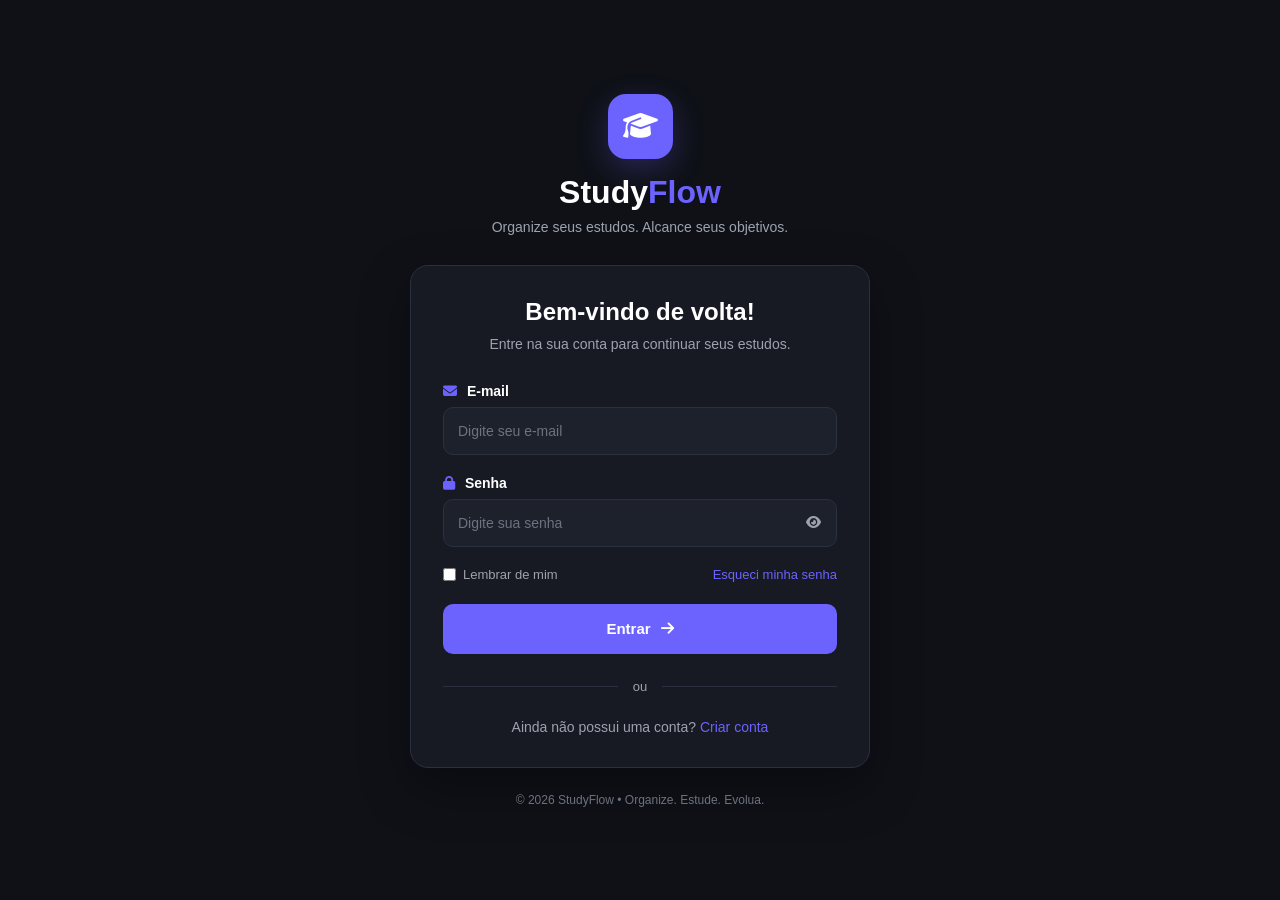
<file: login.html>
<!DOCTYPE html>
<html lang="pt-BR">
<head>
    <meta charset="UTF-8">
    <meta name="viewport" content="width=device-width, initial-scale=1.0">

    <title>Login - StudyFlow</title>

    <link rel="stylesheet"
          href="https://cdnjs.cloudflare.com/ajax/libs/font-awesome/6.4.0/css/all.min.css">

    <link rel="stylesheet" href="login.css">
</head>

<body>

    <div class="login-container">

        <!-- LOGO -->
        <div class="login-logo">
            <div class="logo-icon">
                <i class="fas fa-graduation-cap"></i>
            </div>

            <h1>Study<span>Flow</span></h1>

            <p>Organize seus estudos. Alcance seus objetivos.</p>
        </div>


        <!-- CARD -->
        <div class="login-card">

            <!-- LOGIN -->
            <div id="login-form-container">

                <div class="form-header">
                    <h2>Bem-vindo de volta!</h2>
                    <p>Entre na sua conta para continuar seus estudos.</p>
                </div>

                <form id="login-form">

                    <div class="input-group">
                        <label for="login-email">
                            <i class="fas fa-envelope"></i>
                            E-mail
                        </label>

                        <input
                            type="email"
                            id="login-email"
                            placeholder="Digite seu e-mail"
                            required
                        >
                    </div>


                    <div class="input-group">
                        <label for="login-password">
                            <i class="fas fa-lock"></i>
                            Senha
                        </label>

                        <div class="password-input">
                            <input
                                type="password"
                                id="login-password"
                                placeholder="Digite sua senha"
                                required
                            >

                            <button
                                type="button"
                                class="show-password"
                                data-target="login-password"
                            >
                                <i class="fas fa-eye"></i>
                            </button>
                        </div>
                    </div>


                    <div class="form-options">
                        <label class="remember-me">
                            <input type="checkbox" id="remember-me">
                            <span>Lembrar de mim</span>
                        </label>

                        <a href="#" id="forgot-password">
                            Esqueci minha senha
                        </a>
                    </div>


                    <button type="submit" class="btn-login">
                        <span>Entrar</span>
                        <i class="fas fa-arrow-right"></i>
                    </button>

                </form>


                <div class="divider">
                    <span>ou</span>
                </div>


                <div class="register-link">
                    <p>
                        Ainda não possui uma conta?
                        <a href="#" id="show-register">
                            Criar conta
                        </a>
                    </p>
                </div>

            </div>


            <!-- CADASTRO -->
            <div id="register-form-container" class="hidden">

                <div class="form-header">
                    <h2>Crie sua conta</h2>
                    <p>Comece a organizar seus estudos com o StudyFlow.</p>
                </div>


                <form id="register-form">

                    <div class="input-group">
                        <label for="register-name">
                            <i class="fas fa-user"></i>
                            Nome
                        </label>

                        <input
                            type="text"
                            id="register-name"
                            placeholder="Digite seu nome"
                            required
                        >
                    </div>


                    <div class="input-group">
                        <label for="register-email">
                            <i class="fas fa-envelope"></i>
                            E-mail
                        </label>

                        <input
                            type="email"
                            id="register-email"
                            placeholder="Digite seu e-mail"
                            required
                        >
                    </div>


                    <div class="input-group">
                        <label for="register-password">
                            <i class="fas fa-lock"></i>
                            Senha
                        </label>

                        <div class="password-input">
                            <input
                                type="password"
                                id="register-password"
                                placeholder="Crie uma senha"
                                required
                            >

                            <button
                                type="button"
                                class="show-password"
                                data-target="register-password"
                            >
                                <i class="fas fa-eye"></i>
                            </button>
                        </div>
                    </div>


                    <div class="input-group">
                        <label for="register-confirm-password">
                            <i class="fas fa-lock"></i>
                            Confirmar senha
                        </label>

                        <div class="password-input">
                            <input
                                type="password"
                                id="register-confirm-password"
                                placeholder="Digite a senha novamente"
                                required
                            >

                            <button
                                type="button"
                                class="show-password"
                                data-target="register-confirm-password"
                            >
                                <i class="fas fa-eye"></i>
                            </button>
                        </div>
                    </div>


                    <button type="submit" class="btn-login">
                        <span>Criar minha conta</span>
                        <i class="fas fa-user-plus"></i>
                    </button>

                </form>


                <div class="register-link">
                    <p>
                        Já possui uma conta?
                        <a href="#" id="show-login">
                            Fazer login
                        </a>
                    </p>
                </div>

            </div>

        </div>


        <!-- RODAPÉ -->
        <div class="login-footer">
            <p>
                © 2026 StudyFlow • Organize. Estude. Evolua.
            </p>
        </div>

    </div>


    <script src="login.js"></script>

</body>
</html>
</file>
<file: login.css>
* {
    margin: 0;
    padding: 0;
    box-sizing: border-box;
}

:root {
    --bg: #0f1117;
    --card: #171a23;
    --card-light: #1d212c;
    --primary: #6c63ff;
    --primary-hover: #584ff0;
    --text: #ffffff;
    --text-secondary: #9ca3af;
    --border: #2b3040;
    --danger: #ef4444;
}

body {
    font-family: Arial, Helvetica, sans-serif;
    background: var(--bg);
    color: var(--text);
    min-height: 100vh;
    display: flex;
    justify-content: center;
    align-items: center;
    padding: 30px 15px;
}

.login-container {
    width: 100%;
    max-width: 460px;
}

/* LOGO */

.login-logo {
    text-align: center;
    margin-bottom: 30px;
}

.logo-icon {
    width: 65px;
    height: 65px;
    margin: 0 auto 15px;

    display: flex;
    align-items: center;
    justify-content: center;

    background: var(--primary);
    border-radius: 18px;

    font-size: 28px;
    box-shadow: 0 10px 30px rgba(108, 99, 255, 0.25);
}

.login-logo h1 {
    font-size: 32px;
    margin-bottom: 8px;
}

.login-logo h1 span {
    color: var(--primary);
}

.login-logo p {
    color: var(--text-secondary);
    font-size: 14px;
}


/* CARD */

.login-card {
    background: var(--card);
    border: 1px solid var(--border);
    border-radius: 18px;
    padding: 32px;

    box-shadow: 0 20px 50px rgba(0, 0, 0, 0.35);
}


/* CABEÇALHO */

.form-header {
    text-align: center;
    margin-bottom: 28px;
}

.form-header h2 {
    font-size: 24px;
    margin-bottom: 8px;
}

.form-header p {
    color: var(--text-secondary);
    font-size: 14px;
    line-height: 1.5;
}


/* INPUTS */

.input-group {
    margin-bottom: 20px;
}

.input-group label {
    display: block;
    margin-bottom: 8px;

    font-size: 14px;
    font-weight: 600;
}

.input-group label i {
    color: var(--primary);
    margin-right: 6px;
}

.input-group input {
    width: 100%;
    height: 48px;

    background: var(--card-light);
    border: 1px solid var(--border);
    border-radius: 10px;

    padding: 0 14px;

    color: var(--text);
    font-size: 14px;

    outline: none;

    transition: 0.2s;
}

.input-group input:focus {
    border-color: var(--primary);
    box-shadow: 0 0 0 3px rgba(108, 99, 255, 0.12);
}

.input-group input::placeholder {
    color: #6b7280;
}


/* SENHA */

.password-input {
    position: relative;
}

.password-input input {
    padding-right: 48px;
}

.show-password {
    position: absolute;

    right: 0;
    top: 0;

    width: 48px;
    height: 48px;

    background: transparent;
    border: none;

    color: var(--text-secondary);

    cursor: pointer;
}

.show-password:hover {
    color: var(--text);
}


/* OPÇÕES */

.form-options {
    display: flex;
    align-items: center;
    justify-content: space-between;

    margin-bottom: 22px;

    font-size: 13px;
}

.remember-me {
    display: flex;
    align-items: center;
    gap: 7px;

    color: var(--text-secondary);

    cursor: pointer;
}

.remember-me input {
    accent-color: var(--primary);
}

.form-options a,
.register-link a {
    color: var(--primary);
    text-decoration: none;
}

.form-options a:hover,
.register-link a:hover {
    text-decoration: underline;
}


/* BOTÃO */

.btn-login {
    width: 100%;
    height: 50px;

    display: flex;
    align-items: center;
    justify-content: center;
    gap: 10px;

    background: var(--primary);
    color: white;

    border: none;
    border-radius: 10px;

    font-size: 15px;
    font-weight: 600;

    cursor: pointer;

    transition: 0.2s;
}

.btn-login:hover {
    background: var(--primary-hover);
    transform: translateY(-1px);
}

.btn-login:active {
    transform: translateY(0);
}


/* DIVISOR */

.divider {
    display: flex;
    align-items: center;
    gap: 15px;

    margin: 25px 0;

    color: var(--text-secondary);
    font-size: 13px;
}

.divider::before,
.divider::after {
    content: "";

    flex: 1;

    height: 1px;

    background: var(--border);
}


/* LINK DE CADASTRO */

.register-link {
    text-align: center;

    color: var(--text-secondary);

    font-size: 14px;
}

.register-link p {
    margin: 0;
}


/* ESCONDER FORMULÁRIO */

.hidden {
    display: none;
}


/* RODAPÉ */

.login-footer {
    text-align: center;

    margin-top: 25px;

    color: #6b7280;

    font-size: 12px;
}


/* RESPONSIVO */

@media (max-width: 500px) {

    body {
        padding: 20px 12px;
    }

    .login-card {
        padding: 25px 20px;
    }

    .login-logo h1 {
        font-size: 28px;
    }

    .form-header h2 {
        font-size: 21px;
    }
}
</file>
